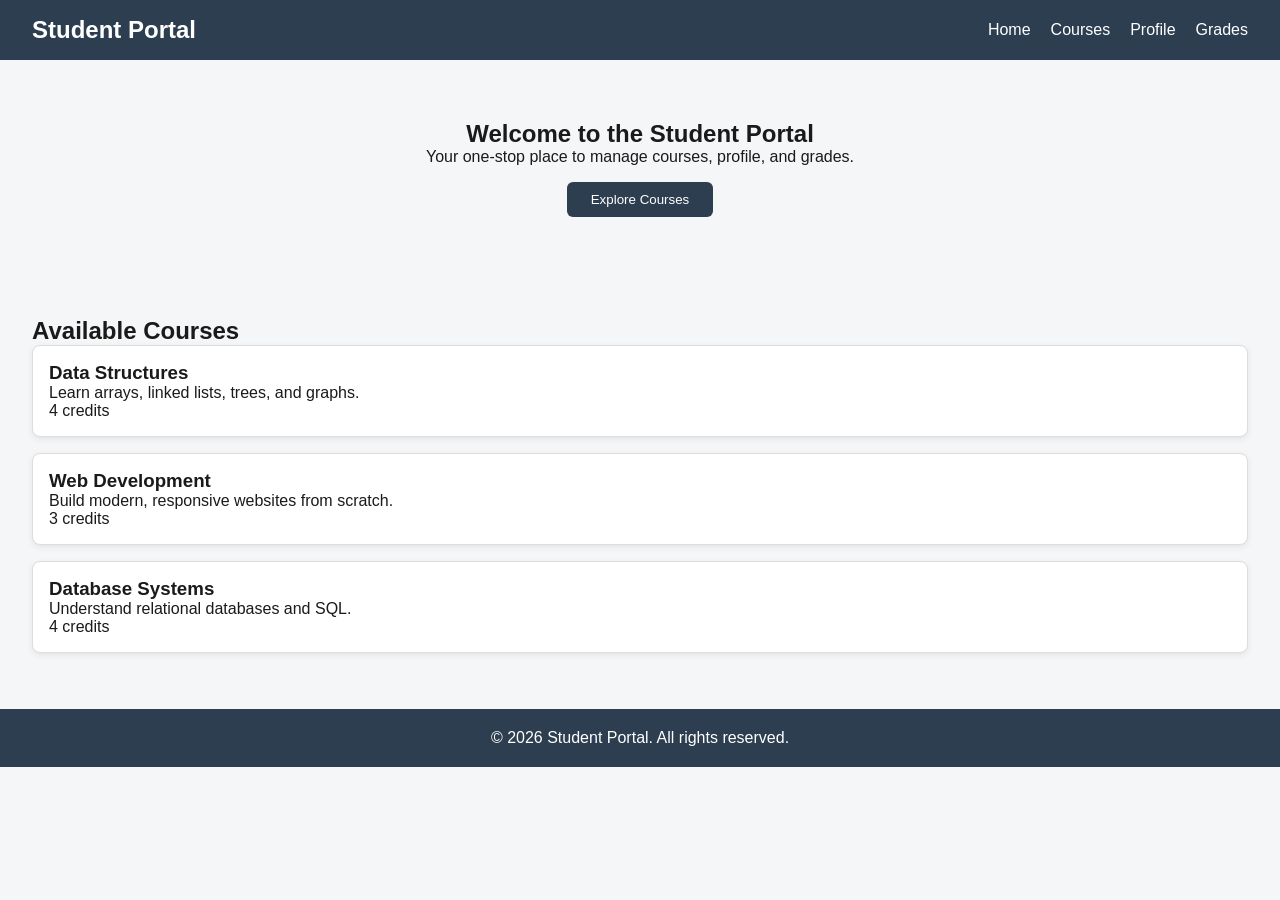
<file: handson_01/index.html>
<!DOCTYPE html>
<html lang="en">
<head>
  <meta charset="UTF-8">
  <meta name="viewport" content="width=device-width, initial-scale=1.0">
  <title>Student Portal</title>
  <link rel="stylesheet" href="styles.css">
</head>
<body>

  <header>
    <p class="site-name">Student Portal</p>
    <nav>
      <ul>
        <li><a href="#">Home</a></li>
        <li><a href="#">Courses</a></li>
        <li><a href="#">Profile</a></li>
        <li><a href="#">Grades</a></li>
      </ul>
    </nav>
  </header>

  <main>
    <section id="hero">
      <h1>Welcome to the Student Portal</h1>
      <p>Your one-stop place to manage courses, profile, and grades.</p>
      <button>Explore Courses</button>
    </section>

    <section id="courses">
      <h2>Available Courses</h2>

      <article class="course-card">
        <h3>Data Structures</h3>
        <p>Learn arrays, linked lists, trees, and graphs.</p>
        <span>4 credits</span>
      </article>

      <article class="course-card">
        <h3>Web Development</h3>
        <p>Build modern, responsive websites from scratch.</p>
        <span>3 credits</span>
      </article>

      <article class="course-card">
        <h3>Database Systems</h3>
        <p>Understand relational databases and SQL.</p>
        <span>4 credits</span>
      </article>
    </section>
  </main>

  <footer>
    <p>&copy; 2026 Student Portal. All rights reserved.</p>
  </footer>

</body>
</html>
</file>
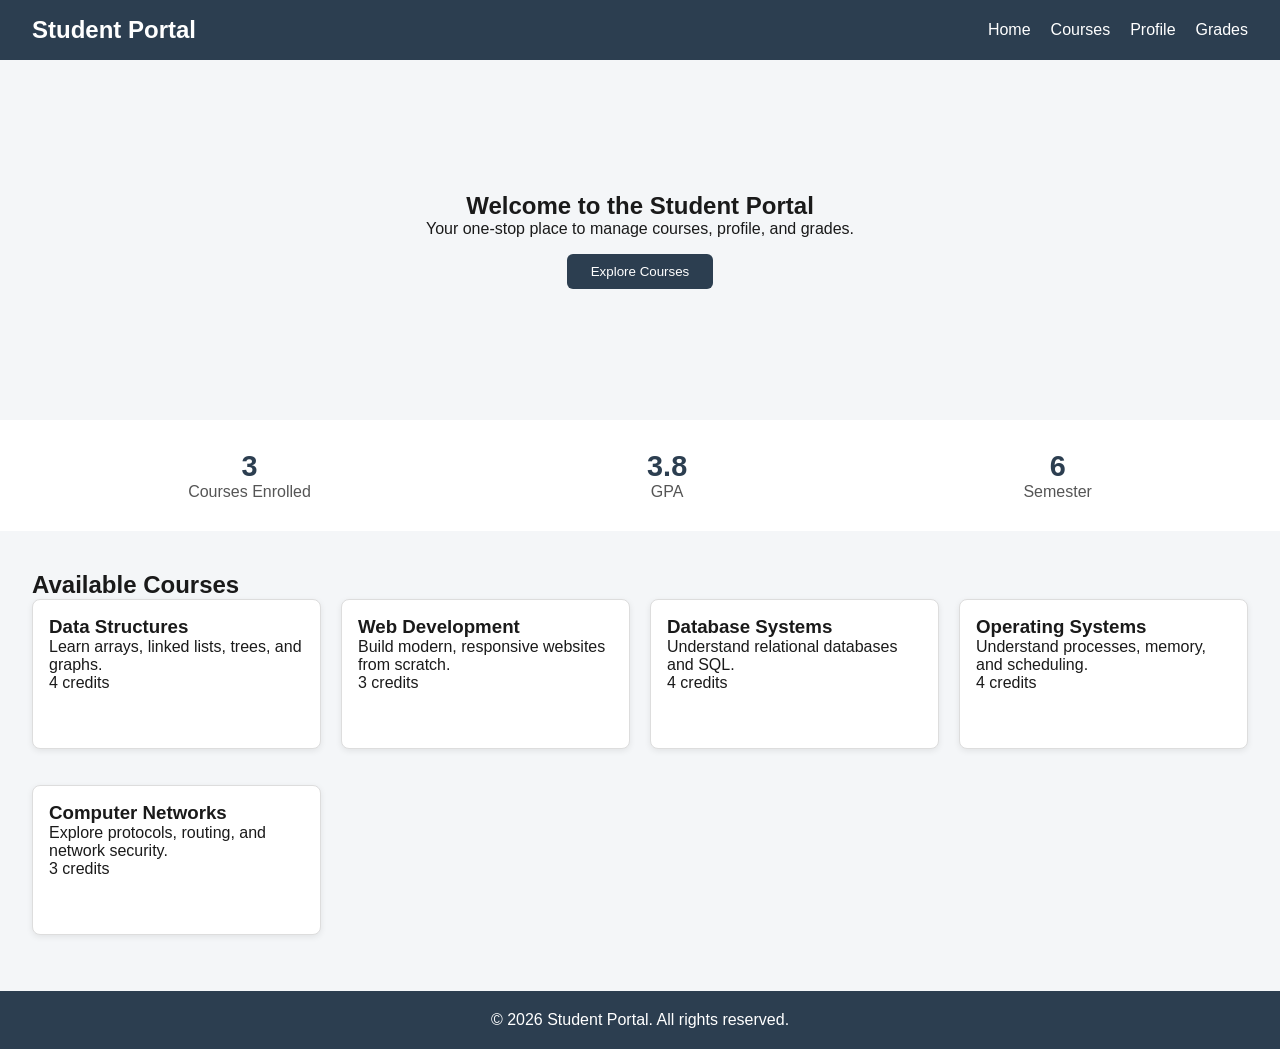
<file: handson_02/index.html>
<!DOCTYPE html>
<html lang="en">
<head>
  <meta charset="UTF-8">
  <meta name="viewport" content="width=device-width, initial-scale=1.0">
  <title>Student Portal</title>
  <link rel="stylesheet" href="styles.css">
</head>
<body>
  <header>
    <p class="site-name">Student Portal</p>
    <nav>
      <ul>
        <li><a href="#">Home</a></li>
        <li><a href="#">Courses</a></li>
        <li><a href="#">Profile</a></li>
        <li><a href="#">Grades</a></li>
      </ul>
    </nav>
  </header>
  <main>
    <section id="hero">
      <h1>Welcome to the Student Portal</h1>
      <p>Your one-stop place to manage courses, profile, and grades.</p>
      <button>Explore Courses</button>
    </section>
    <section id="stats">
      <div class="stat-item">
        <h3>3</h3>
        <p>Courses Enrolled</p>
      </div>
      <div class="stat-item">
        <h3>3.8</h3>
        <p>GPA</p>
      </div>
      <div class="stat-item">
        <h3>6</h3>
        <p>Semester</p>
      </div>
    </section>
    <section id="courses">
      <h2>Available Courses</h2>
      <div class="course-grid">
        <article class="course-card">
          <h3>Data Structures</h3>
          <p>Learn arrays, linked lists, trees, and graphs.</p>
          <span>4 credits</span>
        </article>
        <article class="course-card">
          <h3>Web Development</h3>
          <p>Build modern, responsive websites from scratch.</p>
          <span>3 credits</span>
        </article>
        <article class="course-card">
          <h3>Database Systems</h3>
          <p>Understand relational databases and SQL.</p>
          <span>4 credits</span>
        </article>
        <article class="course-card">
          <h3>Operating Systems</h3>
          <p>Understand processes, memory, and scheduling.</p>
          <span>4 credits</span>
        </article>
        <article class="course-card">
          <h3>Computer Networks</h3>
          <p>Explore protocols, routing, and network security.</p>
          <span>3 credits</span>
        </article>
      </div>
    </section>
  </main>
  <footer>
    <p>&copy; 2026 Student Portal. All rights reserved.</p>
  </footer>
</body>
</html>
</file>
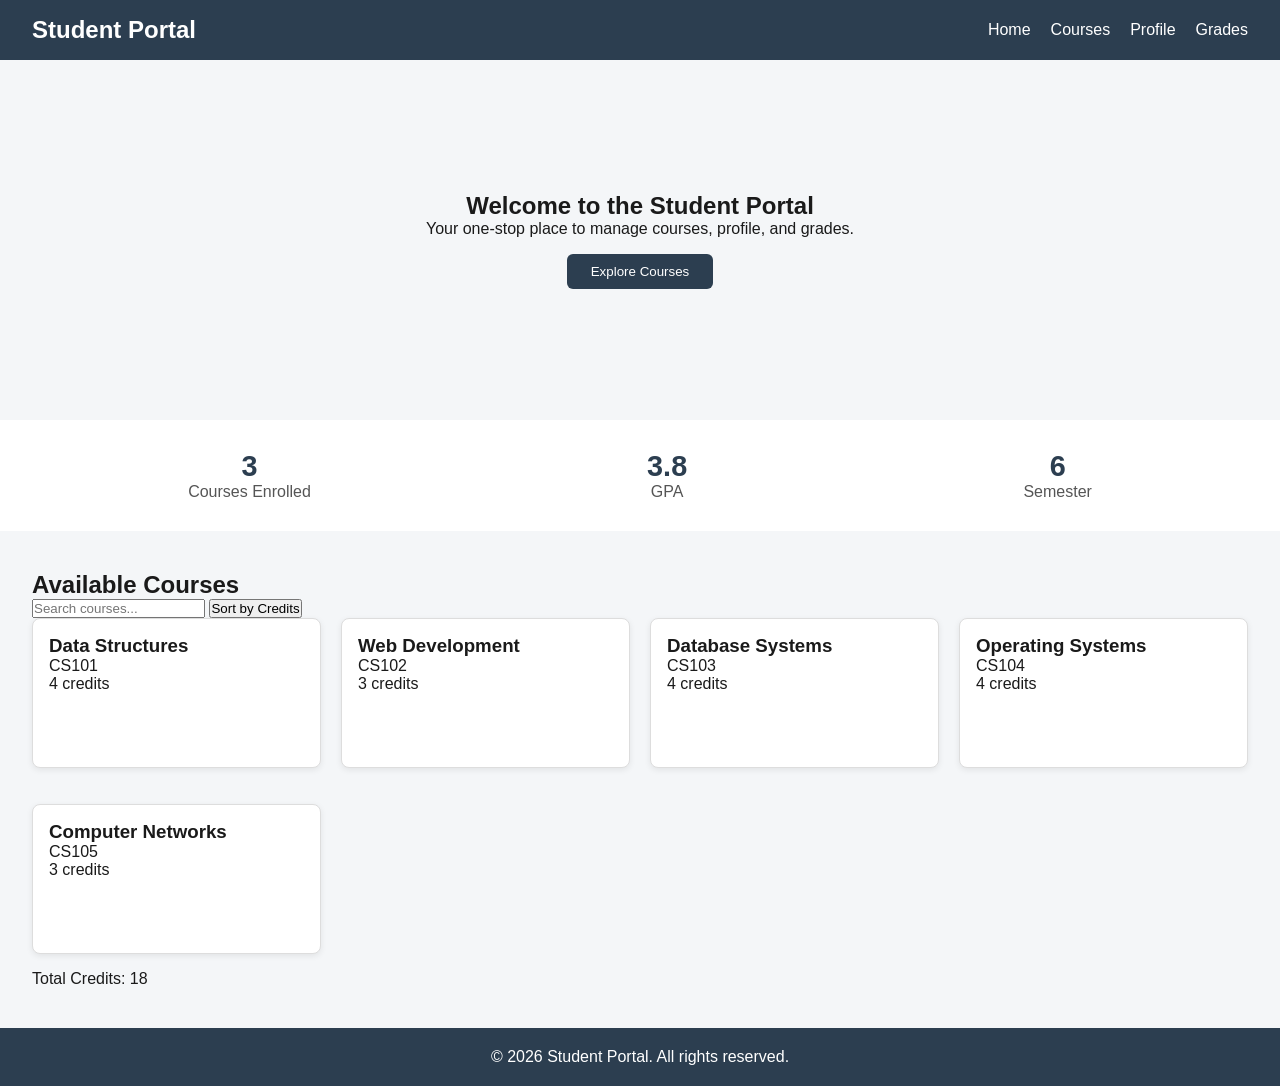
<file: handson_03/index.html>
<!DOCTYPE html>
<html lang="en">
<head>
  <meta charset="UTF-8">
  <meta name="viewport" content="width=device-width, initial-scale=1.0">
  <title>Student Portal</title>
  <link rel="stylesheet" href="styles.css">
</head>
<body>
  <header>
    <p class="site-name">Student Portal</p>
    <nav>
      <ul>
        <li><a href="#">Home</a></li>
        <li><a href="#">Courses</a></li>
        <li><a href="#">Profile</a></li>
        <li><a href="#">Grades</a></li>
      </ul>
    </nav>
  </header>
  <main>
    <section id="hero">
      <h1>Welcome to the Student Portal</h1>
      <p>Your one-stop place to manage courses, profile, and grades.</p>
      <button>Explore Courses</button>
    </section>
    <section id="stats">
      <div class="stat-item">
        <h3>3</h3>
        <p>Courses Enrolled</p>
      </div>
      <div class="stat-item">
        <h3>3.8</h3>
        <p>GPA</p>
      </div>
      <div class="stat-item">
        <h3>6</h3>
        <p>Semester</p>
      </div>
    </section>
    <section id="courses">
      <h2>Available Courses</h2>
      <input type="text" id="search-courses" placeholder="Search courses...">
      <button id="sort-credits">Sort by Credits</button>
      <div id="selected-course"></div>
      <div class="course-grid"></div>
      <p id="total-credits"></p>
    </section>
  </main>
  <footer>
    <p>&copy; 2026 Student Portal. All rights reserved.</p>
  </footer>
  <script type="module" src="app.js"></script>
</body>
</html>
</file>
<file: handson_01/styles.css>
* {
  margin: 0;
  padding: 0;
  box-sizing: border-box;
}

body {
  font-family: Arial, sans-serif;
  background-color: #f4f6f8;
  color: #1a1a1a;
}

header {
  background-color: #2c3e50;
  color: white;
  padding: 16px 32px;
  display: flex;
  justify-content: space-between;
  align-items: center;
}

header nav ul {
  list-style: none;
  display: flex;
  gap: 20px;
}

header nav ul li a {
  color: white;
  text-decoration: none;
}

header nav ul li a:hover {
  text-decoration: underline;
}

#hero {
  text-align: center;
  padding: 60px 20px;
}

#hero button {
  margin-top: 16px;
  padding: 10px 24px;
  border: none;
  border-radius: 6px;
  background-color: #2c3e50;
  color: white;
  cursor: pointer;
}

#hero button:hover {
  background-color: #1a252f;
}

#courses {
  padding: 40px 32px;
}

.course-card {
  padding: 16px;
  margin-bottom: 16px;
  border: 1px solid #ddd;
  border-radius: 8px;
  box-shadow: 0 2px 6px rgba(0, 0, 0, 0.08);
  background-color: white;
}

footer {
  text-align: center;
  padding: 20px;
  background-color: #2c3e50;
  color: white;
}

.site-name {
  font-size: 1.5rem;
  font-weight: bold;
}
</file>
<file: handson_02/styles.css>
* {
  margin: 0;
  padding: 0;
  box-sizing: border-box;
}

body {
  font-family: Arial, sans-serif;
  background-color: #f4f6f8;
  color: #1a1a1a;
}

header {
  background-color: #2c3e50;
  color: white;
  padding: 16px 32px;
  display: flex;
  justify-content: space-between;
  align-items: center;
}

header nav ul {
  list-style: none;
  display: flex;
  gap: 20px;
}

header nav ul li a {
  color: white;
  text-decoration: none;
}

header nav ul li a:hover {
  text-decoration: underline;
}

#hero {
  text-align: center;
  padding: 60px 20px;
}

#hero button {
  margin-top: 16px;
  padding: 10px 24px;
  border: none;
  border-radius: 6px;
  background-color: #2c3e50;
  color: white;
  cursor: pointer;
}

#hero button:hover {
  background-color: #1a252f;
}

#courses {
  padding: 40px 32px;
}

.course-card {
  padding: 16px;
  margin-bottom: 16px;
  border: 1px solid #ddd;
  border-radius: 8px;
  box-shadow: 0 2px 6px rgba(0, 0, 0, 0.08);
  background-color: white;
}

footer {
  text-align: center;
  padding: 20px;
  background-color: #2c3e50;
  color: white;
}

.site-name {
  font-size: 1.5rem;
  font-weight: bold;
}

/* Hands-On 2: Flexbox updates */

header {
  display: flex;
  align-items: center;
  justify-content: space-between;
}

header nav {
  display: flex;
}

header nav ul {
  display: flex;
  gap: 20px;
}

#hero {
  display: flex;
  flex-direction: column;
  align-items: center;
  min-height: 40vh;
  justify-content: center;
}

#stats {
  display: flex;
  justify-content: space-around;
  padding: 30px 20px;
  background-color: #ffffff;
  text-align: center;
}

.stat-item h3 {
  font-size: 1.8rem;
  color: #2c3e50;
}

.stat-item p {
  color: #555;
}

/* Hands-On 2: CSS Grid for course cards */

.course-grid {
  display: grid;
  grid-template-columns: repeat(auto-fit, minmax(280px, 1fr));
  gap: 20px;
}

.course-card {
  min-height: 150px;
  align-self: stretch;
}
</file>
<file: handson_03/styles.css>
* {
  margin: 0;
  padding: 0;
  box-sizing: border-box;
}

body {
  font-family: Arial, sans-serif;
  background-color: #f4f6f8;
  color: #1a1a1a;
}

header {
  background-color: #2c3e50;
  color: white;
  padding: 16px 32px;
  display: flex;
  justify-content: space-between;
  align-items: center;
}

header nav ul {
  list-style: none;
  display: flex;
  gap: 20px;
}

header nav ul li a {
  color: white;
  text-decoration: none;
}

header nav ul li a:hover {
  text-decoration: underline;
}

#hero {
  text-align: center;
  padding: 60px 20px;
}

#hero button {
  margin-top: 16px;
  padding: 10px 24px;
  border: none;
  border-radius: 6px;
  background-color: #2c3e50;
  color: white;
  cursor: pointer;
}

#hero button:hover {
  background-color: #1a252f;
}

#courses {
  padding: 40px 32px;
}

.course-card {
  padding: 16px;
  margin-bottom: 16px;
  border: 1px solid #ddd;
  border-radius: 8px;
  box-shadow: 0 2px 6px rgba(0, 0, 0, 0.08);
  background-color: white;
}

footer {
  text-align: center;
  padding: 20px;
  background-color: #2c3e50;
  color: white;
}

.site-name {
  font-size: 1.5rem;
  font-weight: bold;
}

/* Hands-On 2: Flexbox updates */

header {
  display: flex;
  align-items: center;
  justify-content: space-between;
}

header nav {
  display: flex;
}

header nav ul {
  display: flex;
  gap: 20px;
}

#hero {
  display: flex;
  flex-direction: column;
  align-items: center;
  min-height: 40vh;
  justify-content: center;
}

#stats {
  display: flex;
  justify-content: space-around;
  padding: 30px 20px;
  background-color: #ffffff;
  text-align: center;
}

.stat-item h3 {
  font-size: 1.8rem;
  color: #2c3e50;
}

.stat-item p {
  color: #555;
}

/* Hands-On 2: CSS Grid for course cards */

.course-grid {
  display: grid;
  grid-template-columns: repeat(auto-fit, minmax(280px, 1fr));
  gap: 20px;
}

.course-card {
  min-height: 150px;
  align-self: stretch;
}
</file>
